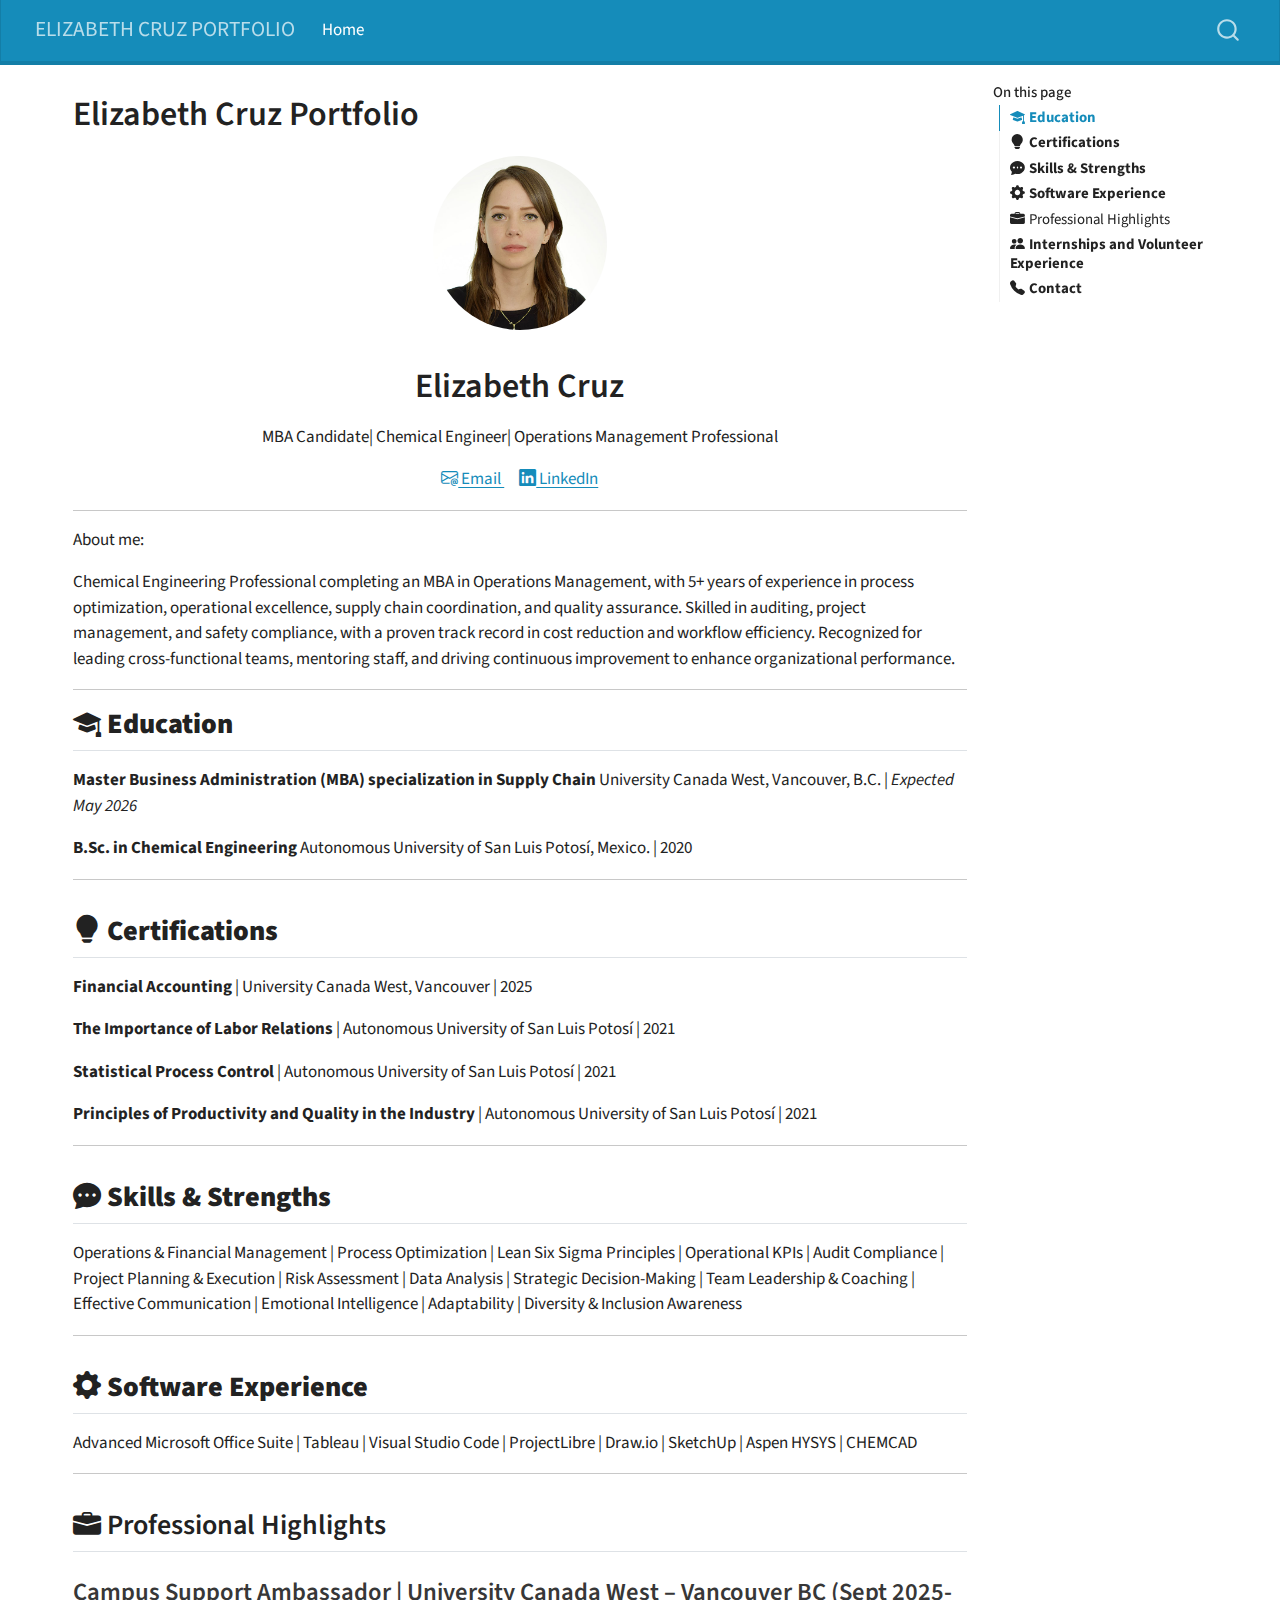
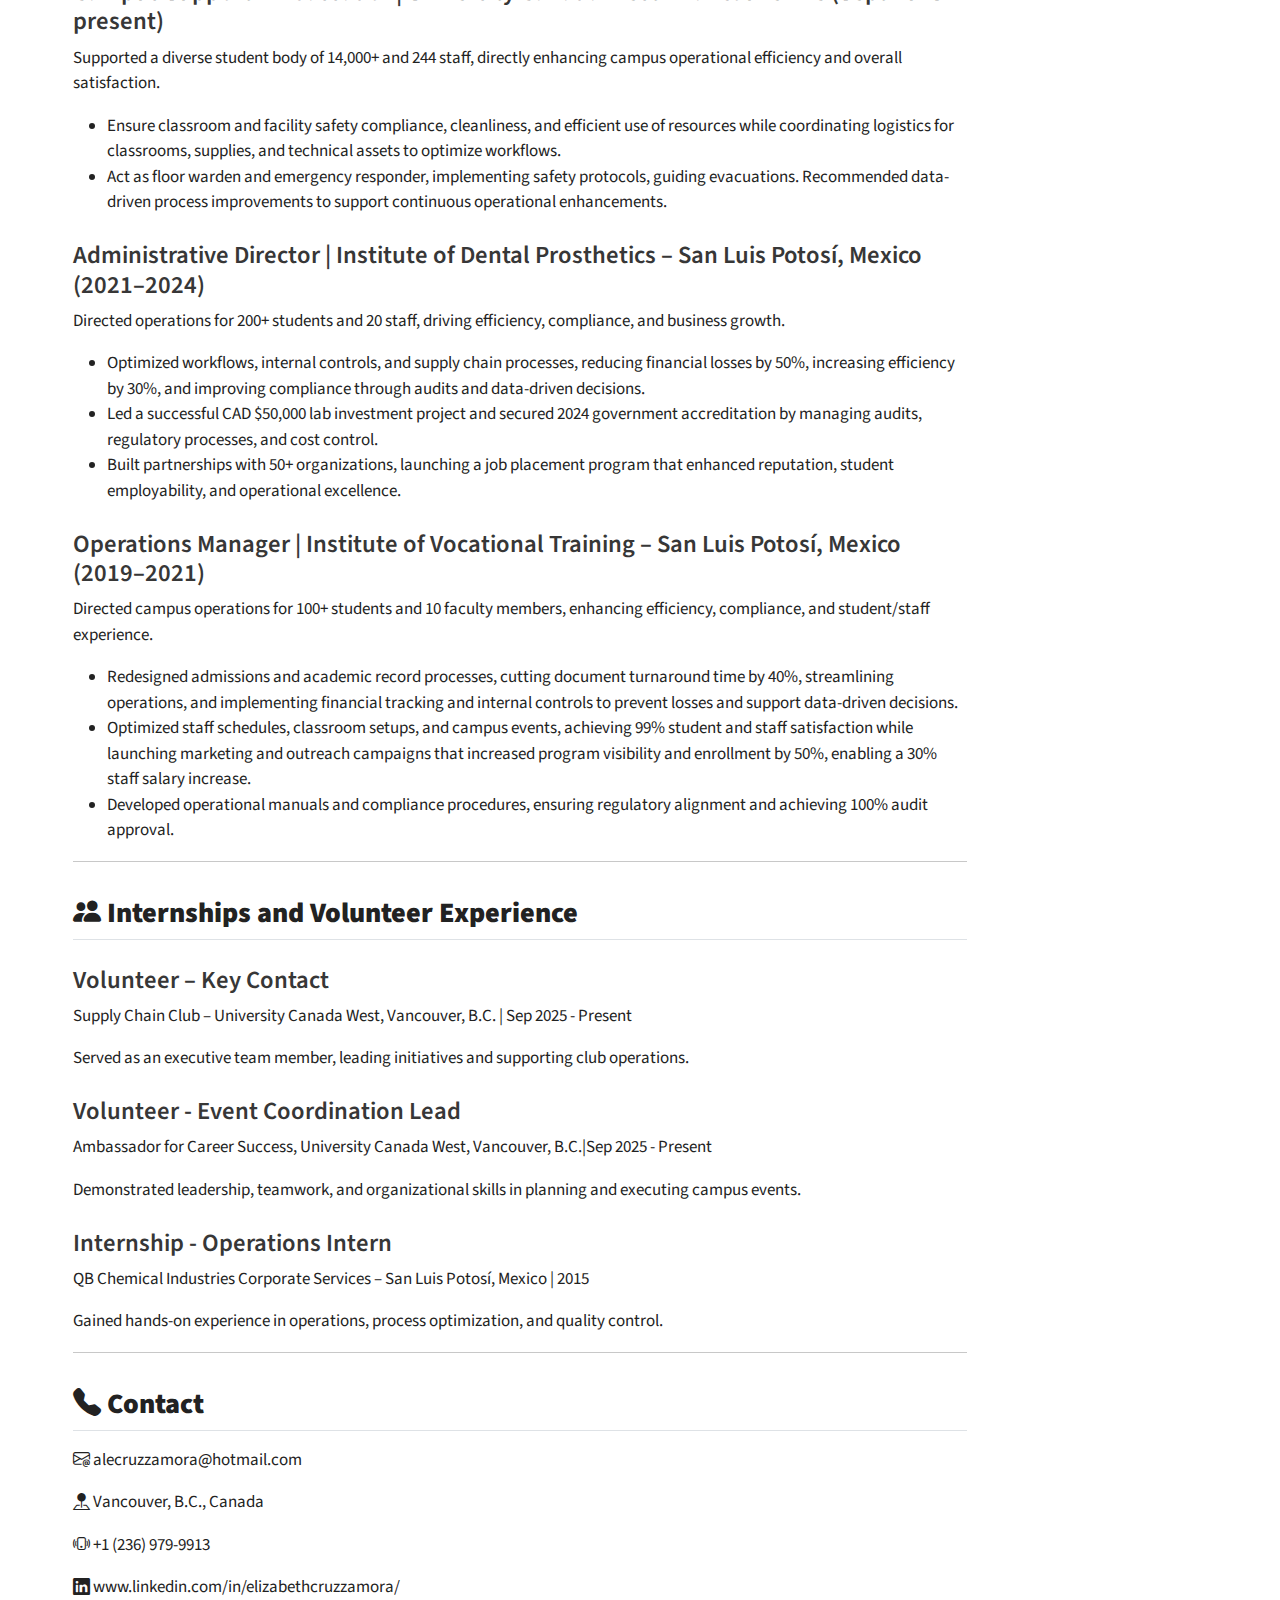
<file: docs/index.html>
<!DOCTYPE html>
<html xmlns="http://www.w3.org/1999/xhtml" lang="en" xml:lang="en"><head>

<meta charset="utf-8">
<meta name="generator" content="quarto-1.8.25">

<meta name="viewport" content="width=device-width, initial-scale=1.0, user-scalable=yes">


<title>Elizabeth Cruz Portfolio – ELIZABETH CRUZ PORTFOLIO</title>
<style>
code{white-space: pre-wrap;}
span.smallcaps{font-variant: small-caps;}
div.columns{display: flex; gap: min(4vw, 1.5em);}
div.column{flex: auto; overflow-x: auto;}
div.hanging-indent{margin-left: 1.5em; text-indent: -1.5em;}
ul.task-list{list-style: none;}
ul.task-list li input[type="checkbox"] {
  width: 0.8em;
  margin: 0 0.8em 0.2em -1em; /* quarto-specific, see https://github.com/quarto-dev/quarto-cli/issues/4556 */ 
  vertical-align: middle;
}
</style>


<script src="site_libs/quarto-nav/quarto-nav.js"></script>
<script src="site_libs/quarto-nav/headroom.min.js"></script>
<script src="site_libs/clipboard/clipboard.min.js"></script>
<script src="site_libs/quarto-search/autocomplete.umd.js"></script>
<script src="site_libs/quarto-search/fuse.min.js"></script>
<script src="site_libs/quarto-search/quarto-search.js"></script>
<meta name="quarto:offset" content="./">
<script src="site_libs/quarto-html/quarto.js" type="module"></script>
<script src="site_libs/quarto-html/tabsets/tabsets.js" type="module"></script>
<script src="site_libs/quarto-html/axe/axe-check.js" type="module"></script>
<script src="site_libs/quarto-html/popper.min.js"></script>
<script src="site_libs/quarto-html/tippy.umd.min.js"></script>
<script src="site_libs/quarto-html/anchor.min.js"></script>
<link href="site_libs/quarto-html/tippy.css" rel="stylesheet">
<link href="site_libs/quarto-html/quarto-syntax-highlighting-7b89279ff1a6dce999919e0e67d4d9ec.css" rel="stylesheet" id="quarto-text-highlighting-styles">
<script src="site_libs/bootstrap/bootstrap.min.js"></script>
<link href="site_libs/bootstrap/bootstrap-icons.css" rel="stylesheet">
<link href="site_libs/bootstrap/bootstrap-250a0ad726c327aed60c1b8aba93cc6c.min.css" rel="stylesheet" append-hash="true" id="quarto-bootstrap" data-mode="light">
<script id="quarto-search-options" type="application/json">{
  "location": "navbar",
  "copy-button": false,
  "collapse-after": 3,
  "panel-placement": "end",
  "type": "overlay",
  "limit": 50,
  "keyboard-shortcut": [
    "f",
    "/",
    "s"
  ],
  "show-item-context": false,
  "language": {
    "search-no-results-text": "No results",
    "search-matching-documents-text": "matching documents",
    "search-copy-link-title": "Copy link to search",
    "search-hide-matches-text": "Hide additional matches",
    "search-more-match-text": "more match in this document",
    "search-more-matches-text": "more matches in this document",
    "search-clear-button-title": "Clear",
    "search-text-placeholder": "",
    "search-detached-cancel-button-title": "Cancel",
    "search-submit-button-title": "Submit",
    "search-label": "Search"
  }
}</script>


<link rel="stylesheet" href="styles.css">
</head>

<body class="nav-fixed quarto-light">

<div id="quarto-search-results"></div>
  <header id="quarto-header" class="headroom fixed-top">
    <nav class="navbar navbar-expand-lg " data-bs-theme="dark">
      <div class="navbar-container container-fluid">
      <div class="navbar-brand-container mx-auto">
    <a href="./index.html" class="navbar-brand navbar-brand-logo">
    </a>
    <a class="navbar-brand" href="./index.html">
    <span class="navbar-title">ELIZABETH CRUZ PORTFOLIO</span>
    </a>
  </div>
            <div id="quarto-search" class="" title="Search"></div>
          <button class="navbar-toggler" type="button" data-bs-toggle="collapse" data-bs-target="#navbarCollapse" aria-controls="navbarCollapse" role="menu" aria-expanded="false" aria-label="Toggle navigation" onclick="if (window.quartoToggleHeadroom) { window.quartoToggleHeadroom(); }">
  <span class="navbar-toggler-icon"></span>
</button>
          <div class="collapse navbar-collapse" id="navbarCollapse">
            <ul class="navbar-nav navbar-nav-scroll me-auto">
  <li class="nav-item">
    <a class="nav-link active" href="./index.html" aria-current="page"> 
<span class="menu-text">Home</span></a>
  </li>  
</ul>
          </div> <!-- /navcollapse -->
            <div class="quarto-navbar-tools">
</div>
      </div> <!-- /container-fluid -->
    </nav>
</header>
<!-- content -->
<div id="quarto-content" class="quarto-container page-columns page-rows-contents page-layout-full page-navbar">
<!-- sidebar -->
<!-- margin-sidebar -->
    <div id="quarto-margin-sidebar" class="sidebar margin-sidebar">
        <nav id="TOC" role="doc-toc" class="toc-active">
    <h2 id="toc-title">On this page</h2>
   
  <ul>
  <li><a href="#education" id="toc-education" class="nav-link active" data-scroll-target="#education"><i class="bi bi-mortarboard-fill"></i> <strong>Education</strong></a></li>
  <li><a href="#certifications" id="toc-certifications" class="nav-link" data-scroll-target="#certifications"><i class="bi bi-lightbulb-fill"></i> <strong>Certifications</strong></a></li>
  <li><a href="#skills-strengths" id="toc-skills-strengths" class="nav-link" data-scroll-target="#skills-strengths"><i class="bi bi-chat-dots-fill"></i> <strong>Skills &amp; Strengths</strong></a></li>
  <li><a href="#software-experience" id="toc-software-experience" class="nav-link" data-scroll-target="#software-experience"><i class="bi bi-gear-fill"></i> <strong>Software Experience</strong></a></li>
  <li><a href="#professional-highlights" id="toc-professional-highlights" class="nav-link" data-scroll-target="#professional-highlights"><i class="bi bi-briefcase-fill"></i> Professional Highlights</a>
  <ul class="collapse">
  <li><a href="#campus-support-ambassador-university-canada-west-vancouver-bc-sept-2025-present" id="toc-campus-support-ambassador-university-canada-west-vancouver-bc-sept-2025-present" class="nav-link" data-scroll-target="#campus-support-ambassador-university-canada-west-vancouver-bc-sept-2025-present">Campus Support Ambassador | University Canada West – Vancouver BC (Sept 2025-present)</a></li>
  <li><a href="#administrative-director-institute-of-dental-prosthetics-san-luis-potosí-mexico-20212024" id="toc-administrative-director-institute-of-dental-prosthetics-san-luis-potosí-mexico-20212024" class="nav-link" data-scroll-target="#administrative-director-institute-of-dental-prosthetics-san-luis-potosí-mexico-20212024">Administrative Director | Institute of Dental Prosthetics – San Luis Potosí, Mexico (2021–2024)</a></li>
  <li><a href="#operations-manager-institute-of-vocational-training-san-luis-potosí-mexico-20192021" id="toc-operations-manager-institute-of-vocational-training-san-luis-potosí-mexico-20192021" class="nav-link" data-scroll-target="#operations-manager-institute-of-vocational-training-san-luis-potosí-mexico-20192021">Operations Manager | Institute of Vocational Training – San Luis Potosí, Mexico (2019–2021)</a></li>
  </ul></li>
  <li><a href="#internships-and-volunteer-experience" id="toc-internships-and-volunteer-experience" class="nav-link" data-scroll-target="#internships-and-volunteer-experience"><i class="bi bi-people-fill"></i> <strong>Internships and Volunteer Experience</strong></a>
  <ul class="collapse">
  <li><a href="#volunteer-key-contact" id="toc-volunteer-key-contact" class="nav-link" data-scroll-target="#volunteer-key-contact">Volunteer – Key Contact</a></li>
  <li><a href="#volunteer---event-coordination-lead" id="toc-volunteer---event-coordination-lead" class="nav-link" data-scroll-target="#volunteer---event-coordination-lead">Volunteer - Event Coordination Lead</a></li>
  <li><a href="#internship---operations-intern" id="toc-internship---operations-intern" class="nav-link" data-scroll-target="#internship---operations-intern">Internship - Operations Intern</a></li>
  </ul></li>
  <li><a href="#contact" id="toc-contact" class="nav-link" data-scroll-target="#contact"><i class="bi bi-telephone-fill"></i> <strong>Contact</strong></a></li>
  </ul>
</nav>
    </div>
<!-- main -->
<main class="content column-page-left" id="quarto-document-content">

<header id="title-block-header" class="quarto-title-block default">
<div class="quarto-title">
<h1 class="title">Elizabeth Cruz Portfolio</h1>
</div>



<div class="quarto-title-meta column-page-left">

    
  
    
  </div>
  


</header>


<p><link rel="stylesheet" href="https://cdn.jsdelivr.net/npm/bootstrap-icons@1.10.5/font/bootstrap-icons.css"></p>
<div style="text-align: center;">
<p><img src="images/foto.jpg" alt="Elizabeth Cruz" style="width: 180px; height: 180px; border-radius: 50%; object-fit: cover; border: 3px solid #fff;"></p>
</div>
<h1 class="hero-name" style="text-align: center;">
Elizabeth Cruz
</h1>
<p class="hero-role" style="text-align: center;">
MBA Candidate| Chemical Engineer| Operations Management Professional
</p>
<div style="text-align: center; margin-bottom: 10px;">
<p><a href="mailto:alecruzzamora@hotmail.com" style="margin-right: 15px;"> <i class="bi bi-envelope-at"></i> Email </a> <a href="https://linkedin.com/in/elizabethcruzzamora/" target="_blank"> <i class="bi bi-linkedin"></i> LinkedIn </a></p>
</div>
<hr>
<p>About me:</p>
<p>Chemical Engineering Professional completing an MBA in Operations Management, with 5+ years of experience in process optimization, operational excellence, supply chain coordination, and quality assurance. Skilled in auditing, project management, and safety compliance, with a proven track record in cost reduction and workflow efficiency. Recognized for leading cross-functional teams, mentoring staff, and driving continuous improvement to enhance organizational performance.</p>
<hr>
<section id="education" class="level2">
<h2 class="anchored" data-anchor-id="education"><i class="bi bi-mortarboard-fill"></i> <strong>Education</strong></h2>
<p><strong>Master Business Administration (MBA) specialization in Supply Chain</strong> University Canada West, Vancouver, B.C. | <em>Expected May 2026</em></p>
<p><strong>B.Sc. in Chemical Engineering</strong> Autonomous University of San Luis Potosí, Mexico. | 2020</p>
<hr>
</section>
<section id="certifications" class="level2">
<h2 class="anchored" data-anchor-id="certifications"><i class="bi bi-lightbulb-fill"></i> <strong>Certifications</strong></h2>
<p><strong>Financial Accounting</strong> | University Canada West, Vancouver | 2025</p>
<p><strong>The Importance of Labor Relations</strong> | Autonomous University of San Luis Potosí | 2021</p>
<p><strong>Statistical Process Control</strong> | Autonomous University of San Luis Potosí | 2021</p>
<p><strong>Principles of Productivity and Quality in the Industry</strong> | Autonomous University of San Luis Potosí | 2021</p>
<hr>
</section>
<section id="skills-strengths" class="level2">
<h2 class="anchored" data-anchor-id="skills-strengths"><i class="bi bi-chat-dots-fill"></i> <strong>Skills &amp; Strengths</strong></h2>
<p>Operations &amp; Financial Management | Process Optimization | Lean Six Sigma Principles | Operational KPIs | Audit Compliance | Project Planning &amp; Execution | Risk Assessment | Data Analysis | Strategic Decision-Making | Team Leadership &amp; Coaching | Effective Communication | Emotional Intelligence | Adaptability | Diversity &amp; Inclusion Awareness</p>
<hr>
</section>
<section id="software-experience" class="level2">
<h2 class="anchored" data-anchor-id="software-experience"><i class="bi bi-gear-fill"></i> <strong>Software Experience</strong></h2>
<p>Advanced Microsoft Office Suite | Tableau | Visual Studio Code | ProjectLibre | Draw.io | SketchUp | Aspen HYSYS | CHEMCAD</p>
<hr>
</section>
<section id="professional-highlights" class="level2">
<h2 class="anchored" data-anchor-id="professional-highlights"><i class="bi bi-briefcase-fill"></i> Professional Highlights</h2>
<section id="campus-support-ambassador-university-canada-west-vancouver-bc-sept-2025-present" class="level3">
<h3 class="anchored" data-anchor-id="campus-support-ambassador-university-canada-west-vancouver-bc-sept-2025-present">Campus Support Ambassador | University Canada West – Vancouver BC (Sept 2025-present)</h3>
<p>Supported a diverse student body of 14,000+ and 244 staff, directly enhancing campus operational efficiency and overall satisfaction.</p>
<ul>
<li>Ensure classroom and facility safety compliance, cleanliness, and efficient use of resources while coordinating logistics for classrooms, supplies, and technical assets to optimize workflows.</li>
<li>Act as floor warden and emergency responder, implementing safety protocols, guiding evacuations. Recommended data-driven process improvements to support continuous operational enhancements.</li>
</ul>
</section>
<section id="administrative-director-institute-of-dental-prosthetics-san-luis-potosí-mexico-20212024" class="level3">
<h3 class="anchored" data-anchor-id="administrative-director-institute-of-dental-prosthetics-san-luis-potosí-mexico-20212024">Administrative Director | Institute of Dental Prosthetics – San Luis Potosí, Mexico (2021–2024)</h3>
<p>Directed operations for 200+ students and 20 staff, driving efficiency, compliance, and business growth.</p>
<ul>
<li>Optimized workflows, internal controls, and supply chain processes, reducing financial losses by 50%, increasing efficiency by 30%, and improving compliance through audits and data-driven decisions.</li>
<li>Led a successful CAD $50,000 lab investment project and secured 2024 government accreditation by managing audits, regulatory processes, and cost control.</li>
<li>Built partnerships with 50+ organizations, launching a job placement program that enhanced reputation, student employability, and operational excellence.</li>
</ul>
</section>
<section id="operations-manager-institute-of-vocational-training-san-luis-potosí-mexico-20192021" class="level3">
<h3 class="anchored" data-anchor-id="operations-manager-institute-of-vocational-training-san-luis-potosí-mexico-20192021">Operations Manager | Institute of Vocational Training – San Luis Potosí, Mexico (2019–2021)</h3>
<p>Directed campus operations for 100+ students and 10 faculty members, enhancing efficiency, compliance, and student/staff experience.</p>
<ul>
<li>Redesigned admissions and academic record processes, cutting document turnaround time by 40%, streamlining operations, and implementing financial tracking and internal controls to prevent losses and support data-driven decisions.</li>
<li>Optimized staff schedules, classroom setups, and campus events, achieving 99% student and staff satisfaction while launching marketing and outreach campaigns that increased program visibility and enrollment by 50%, enabling a 30% staff salary increase.</li>
<li>Developed operational manuals and compliance procedures, ensuring regulatory alignment and achieving 100% audit approval.</li>
</ul>
<hr>
</section>
</section>
<section id="internships-and-volunteer-experience" class="level2">
<h2 class="anchored" data-anchor-id="internships-and-volunteer-experience"><i class="bi bi-people-fill"></i> <strong>Internships and Volunteer Experience</strong></h2>
<section id="volunteer-key-contact" class="level3">
<h3 class="anchored" data-anchor-id="volunteer-key-contact">Volunteer – Key Contact</h3>
<p>Supply Chain Club – University Canada West, Vancouver, B.C. | Sep 2025 - Present</p>
<p>Served as an executive team member, leading initiatives and supporting club operations.</p>
</section>
<section id="volunteer---event-coordination-lead" class="level3">
<h3 class="anchored" data-anchor-id="volunteer---event-coordination-lead">Volunteer - Event Coordination Lead</h3>
<p>Ambassador for Career Success, University Canada West, Vancouver, B.C.|Sep 2025 - Present</p>
<p>Demonstrated leadership, teamwork, and organizational skills in planning and executing campus events.</p>
</section>
<section id="internship---operations-intern" class="level3">
<h3 class="anchored" data-anchor-id="internship---operations-intern">Internship - Operations Intern</h3>
<p>QB Chemical Industries Corporate Services – San Luis Potosí, Mexico | 2015</p>
<p>Gained hands-on experience in operations, process optimization, and quality control.</p>
<hr>
</section>
</section>
<section id="contact" class="level2">
<h2 class="anchored" data-anchor-id="contact"><i class="bi bi-telephone-fill"></i> <strong>Contact</strong></h2>
<p><i class="bi bi-envelope-at"></i> alecruzzamora@hotmail.com</p>
<p><i class="bi bi-pin-map-fill"></i> Vancouver, B.C., Canada</p>
<p><i class="bi bi-phone-vibrate"></i> +1 (236) 979-9913</p>
<p><i class="bi bi-linkedin"></i> www.linkedin.com/in/elizabethcruzzamora/</p>


</section>

</main> <!-- /main -->
<script id="quarto-html-after-body" type="application/javascript">
  window.document.addEventListener("DOMContentLoaded", function (event) {
    const icon = "";
    const anchorJS = new window.AnchorJS();
    anchorJS.options = {
      placement: 'right',
      icon: icon
    };
    anchorJS.add('.anchored');
    const isCodeAnnotation = (el) => {
      for (const clz of el.classList) {
        if (clz.startsWith('code-annotation-')) {                     
          return true;
        }
      }
      return false;
    }
    const onCopySuccess = function(e) {
      // button target
      const button = e.trigger;
      // don't keep focus
      button.blur();
      // flash "checked"
      button.classList.add('code-copy-button-checked');
      var currentTitle = button.getAttribute("title");
      button.setAttribute("title", "Copied!");
      let tooltip;
      if (window.bootstrap) {
        button.setAttribute("data-bs-toggle", "tooltip");
        button.setAttribute("data-bs-placement", "left");
        button.setAttribute("data-bs-title", "Copied!");
        tooltip = new bootstrap.Tooltip(button, 
          { trigger: "manual", 
            customClass: "code-copy-button-tooltip",
            offset: [0, -8]});
        tooltip.show();    
      }
      setTimeout(function() {
        if (tooltip) {
          tooltip.hide();
          button.removeAttribute("data-bs-title");
          button.removeAttribute("data-bs-toggle");
          button.removeAttribute("data-bs-placement");
        }
        button.setAttribute("title", currentTitle);
        button.classList.remove('code-copy-button-checked');
      }, 1000);
      // clear code selection
      e.clearSelection();
    }
    const getTextToCopy = function(trigger) {
      const outerScaffold = trigger.parentElement.cloneNode(true);
      const codeEl = outerScaffold.querySelector('code');
      for (const childEl of codeEl.children) {
        if (isCodeAnnotation(childEl)) {
          childEl.remove();
        }
      }
      return codeEl.innerText;
    }
    const clipboard = new window.ClipboardJS('.code-copy-button:not([data-in-quarto-modal])', {
      text: getTextToCopy
    });
    clipboard.on('success', onCopySuccess);
    if (window.document.getElementById('quarto-embedded-source-code-modal')) {
      const clipboardModal = new window.ClipboardJS('.code-copy-button[data-in-quarto-modal]', {
        text: getTextToCopy,
        container: window.document.getElementById('quarto-embedded-source-code-modal')
      });
      clipboardModal.on('success', onCopySuccess);
    }
      var localhostRegex = new RegExp(/^(?:http|https):\/\/localhost\:?[0-9]*\//);
      var mailtoRegex = new RegExp(/^mailto:/);
        var filterRegex = new RegExp('/' + window.location.host + '/');
      var isInternal = (href) => {
          return filterRegex.test(href) || localhostRegex.test(href) || mailtoRegex.test(href);
      }
      // Inspect non-navigation links and adorn them if external
     var links = window.document.querySelectorAll('a[href]:not(.nav-link):not(.navbar-brand):not(.toc-action):not(.sidebar-link):not(.sidebar-item-toggle):not(.pagination-link):not(.no-external):not([aria-hidden]):not(.dropdown-item):not(.quarto-navigation-tool):not(.about-link)');
      for (var i=0; i<links.length; i++) {
        const link = links[i];
        if (!isInternal(link.href)) {
          // undo the damage that might have been done by quarto-nav.js in the case of
          // links that we want to consider external
          if (link.dataset.originalHref !== undefined) {
            link.href = link.dataset.originalHref;
          }
        }
      }
    function tippyHover(el, contentFn, onTriggerFn, onUntriggerFn) {
      const config = {
        allowHTML: true,
        maxWidth: 500,
        delay: 100,
        arrow: false,
        appendTo: function(el) {
            return el.parentElement;
        },
        interactive: true,
        interactiveBorder: 10,
        theme: 'quarto',
        placement: 'bottom-start',
      };
      if (contentFn) {
        config.content = contentFn;
      }
      if (onTriggerFn) {
        config.onTrigger = onTriggerFn;
      }
      if (onUntriggerFn) {
        config.onUntrigger = onUntriggerFn;
      }
      window.tippy(el, config); 
    }
    const noterefs = window.document.querySelectorAll('a[role="doc-noteref"]');
    for (var i=0; i<noterefs.length; i++) {
      const ref = noterefs[i];
      tippyHover(ref, function() {
        // use id or data attribute instead here
        let href = ref.getAttribute('data-footnote-href') || ref.getAttribute('href');
        try { href = new URL(href).hash; } catch {}
        const id = href.replace(/^#\/?/, "");
        const note = window.document.getElementById(id);
        if (note) {
          return note.innerHTML;
        } else {
          return "";
        }
      });
    }
    const xrefs = window.document.querySelectorAll('a.quarto-xref');
    const processXRef = (id, note) => {
      // Strip column container classes
      const stripColumnClz = (el) => {
        el.classList.remove("page-full", "page-columns");
        if (el.children) {
          for (const child of el.children) {
            stripColumnClz(child);
          }
        }
      }
      stripColumnClz(note)
      if (id === null || id.startsWith('sec-')) {
        // Special case sections, only their first couple elements
        const container = document.createElement("div");
        if (note.children && note.children.length > 2) {
          container.appendChild(note.children[0].cloneNode(true));
          for (let i = 1; i < note.children.length; i++) {
            const child = note.children[i];
            if (child.tagName === "P" && child.innerText === "") {
              continue;
            } else {
              container.appendChild(child.cloneNode(true));
              break;
            }
          }
          if (window.Quarto?.typesetMath) {
            window.Quarto.typesetMath(container);
          }
          return container.innerHTML
        } else {
          if (window.Quarto?.typesetMath) {
            window.Quarto.typesetMath(note);
          }
          return note.innerHTML;
        }
      } else {
        // Remove any anchor links if they are present
        const anchorLink = note.querySelector('a.anchorjs-link');
        if (anchorLink) {
          anchorLink.remove();
        }
        if (window.Quarto?.typesetMath) {
          window.Quarto.typesetMath(note);
        }
        if (note.classList.contains("callout")) {
          return note.outerHTML;
        } else {
          return note.innerHTML;
        }
      }
    }
    for (var i=0; i<xrefs.length; i++) {
      const xref = xrefs[i];
      tippyHover(xref, undefined, function(instance) {
        instance.disable();
        let url = xref.getAttribute('href');
        let hash = undefined; 
        if (url.startsWith('#')) {
          hash = url;
        } else {
          try { hash = new URL(url).hash; } catch {}
        }
        if (hash) {
          const id = hash.replace(/^#\/?/, "");
          const note = window.document.getElementById(id);
          if (note !== null) {
            try {
              const html = processXRef(id, note.cloneNode(true));
              instance.setContent(html);
            } finally {
              instance.enable();
              instance.show();
            }
          } else {
            // See if we can fetch this
            fetch(url.split('#')[0])
            .then(res => res.text())
            .then(html => {
              const parser = new DOMParser();
              const htmlDoc = parser.parseFromString(html, "text/html");
              const note = htmlDoc.getElementById(id);
              if (note !== null) {
                const html = processXRef(id, note);
                instance.setContent(html);
              } 
            }).finally(() => {
              instance.enable();
              instance.show();
            });
          }
        } else {
          // See if we can fetch a full url (with no hash to target)
          // This is a special case and we should probably do some content thinning / targeting
          fetch(url)
          .then(res => res.text())
          .then(html => {
            const parser = new DOMParser();
            const htmlDoc = parser.parseFromString(html, "text/html");
            const note = htmlDoc.querySelector('main.content');
            if (note !== null) {
              // This should only happen for chapter cross references
              // (since there is no id in the URL)
              // remove the first header
              if (note.children.length > 0 && note.children[0].tagName === "HEADER") {
                note.children[0].remove();
              }
              const html = processXRef(null, note);
              instance.setContent(html);
            } 
          }).finally(() => {
            instance.enable();
            instance.show();
          });
        }
      }, function(instance) {
      });
    }
        let selectedAnnoteEl;
        const selectorForAnnotation = ( cell, annotation) => {
          let cellAttr = 'data-code-cell="' + cell + '"';
          let lineAttr = 'data-code-annotation="' +  annotation + '"';
          const selector = 'span[' + cellAttr + '][' + lineAttr + ']';
          return selector;
        }
        const selectCodeLines = (annoteEl) => {
          const doc = window.document;
          const targetCell = annoteEl.getAttribute("data-target-cell");
          const targetAnnotation = annoteEl.getAttribute("data-target-annotation");
          const annoteSpan = window.document.querySelector(selectorForAnnotation(targetCell, targetAnnotation));
          const lines = annoteSpan.getAttribute("data-code-lines").split(",");
          const lineIds = lines.map((line) => {
            return targetCell + "-" + line;
          })
          let top = null;
          let height = null;
          let parent = null;
          if (lineIds.length > 0) {
              //compute the position of the single el (top and bottom and make a div)
              const el = window.document.getElementById(lineIds[0]);
              top = el.offsetTop;
              height = el.offsetHeight;
              parent = el.parentElement.parentElement;
            if (lineIds.length > 1) {
              const lastEl = window.document.getElementById(lineIds[lineIds.length - 1]);
              const bottom = lastEl.offsetTop + lastEl.offsetHeight;
              height = bottom - top;
            }
            if (top !== null && height !== null && parent !== null) {
              // cook up a div (if necessary) and position it 
              let div = window.document.getElementById("code-annotation-line-highlight");
              if (div === null) {
                div = window.document.createElement("div");
                div.setAttribute("id", "code-annotation-line-highlight");
                div.style.position = 'absolute';
                parent.appendChild(div);
              }
              div.style.top = top - 2 + "px";
              div.style.height = height + 4 + "px";
              div.style.left = 0;
              let gutterDiv = window.document.getElementById("code-annotation-line-highlight-gutter");
              if (gutterDiv === null) {
                gutterDiv = window.document.createElement("div");
                gutterDiv.setAttribute("id", "code-annotation-line-highlight-gutter");
                gutterDiv.style.position = 'absolute';
                const codeCell = window.document.getElementById(targetCell);
                const gutter = codeCell.querySelector('.code-annotation-gutter');
                gutter.appendChild(gutterDiv);
              }
              gutterDiv.style.top = top - 2 + "px";
              gutterDiv.style.height = height + 4 + "px";
            }
            selectedAnnoteEl = annoteEl;
          }
        };
        const unselectCodeLines = () => {
          const elementsIds = ["code-annotation-line-highlight", "code-annotation-line-highlight-gutter"];
          elementsIds.forEach((elId) => {
            const div = window.document.getElementById(elId);
            if (div) {
              div.remove();
            }
          });
          selectedAnnoteEl = undefined;
        };
          // Handle positioning of the toggle
      window.addEventListener(
        "resize",
        throttle(() => {
          elRect = undefined;
          if (selectedAnnoteEl) {
            selectCodeLines(selectedAnnoteEl);
          }
        }, 10)
      );
      function throttle(fn, ms) {
      let throttle = false;
      let timer;
        return (...args) => {
          if(!throttle) { // first call gets through
              fn.apply(this, args);
              throttle = true;
          } else { // all the others get throttled
              if(timer) clearTimeout(timer); // cancel #2
              timer = setTimeout(() => {
                fn.apply(this, args);
                timer = throttle = false;
              }, ms);
          }
        };
      }
        // Attach click handler to the DT
        const annoteDls = window.document.querySelectorAll('dt[data-target-cell]');
        for (const annoteDlNode of annoteDls) {
          annoteDlNode.addEventListener('click', (event) => {
            const clickedEl = event.target;
            if (clickedEl !== selectedAnnoteEl) {
              unselectCodeLines();
              const activeEl = window.document.querySelector('dt[data-target-cell].code-annotation-active');
              if (activeEl) {
                activeEl.classList.remove('code-annotation-active');
              }
              selectCodeLines(clickedEl);
              clickedEl.classList.add('code-annotation-active');
            } else {
              // Unselect the line
              unselectCodeLines();
              clickedEl.classList.remove('code-annotation-active');
            }
          });
        }
    const findCites = (el) => {
      const parentEl = el.parentElement;
      if (parentEl) {
        const cites = parentEl.dataset.cites;
        if (cites) {
          return {
            el,
            cites: cites.split(' ')
          };
        } else {
          return findCites(el.parentElement)
        }
      } else {
        return undefined;
      }
    };
    var bibliorefs = window.document.querySelectorAll('a[role="doc-biblioref"]');
    for (var i=0; i<bibliorefs.length; i++) {
      const ref = bibliorefs[i];
      const citeInfo = findCites(ref);
      if (citeInfo) {
        tippyHover(citeInfo.el, function() {
          var popup = window.document.createElement('div');
          citeInfo.cites.forEach(function(cite) {
            var citeDiv = window.document.createElement('div');
            citeDiv.classList.add('hanging-indent');
            citeDiv.classList.add('csl-entry');
            var biblioDiv = window.document.getElementById('ref-' + cite);
            if (biblioDiv) {
              citeDiv.innerHTML = biblioDiv.innerHTML;
            }
            popup.appendChild(citeDiv);
          });
          return popup.innerHTML;
        });
      }
    }
  });
  </script>
</div> <!-- /content -->




</body></html>
</file>
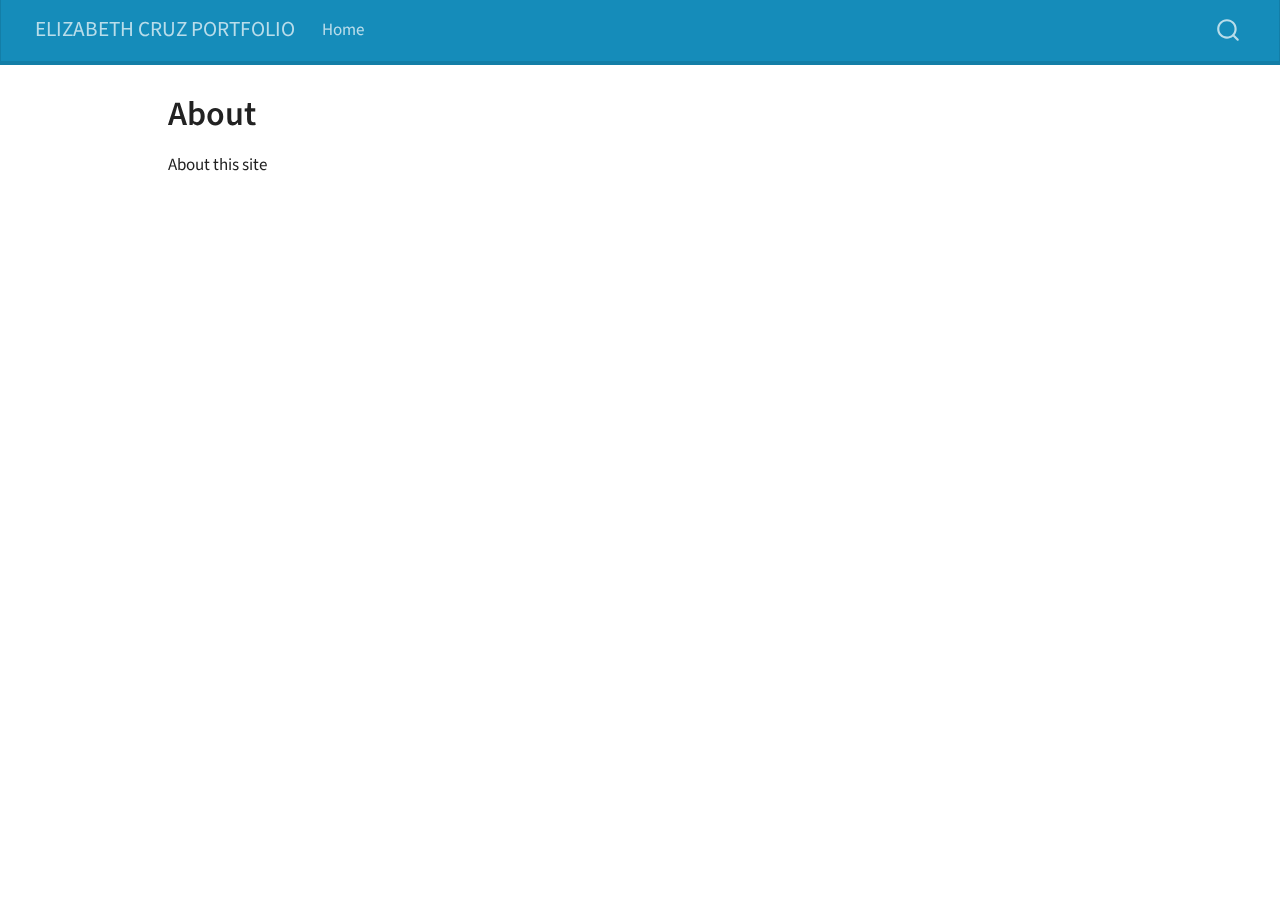
<file: docs/about.html>
<!DOCTYPE html>
<html xmlns="http://www.w3.org/1999/xhtml" lang="en" xml:lang="en"><head>

<meta charset="utf-8">
<meta name="generator" content="quarto-1.8.25">

<meta name="viewport" content="width=device-width, initial-scale=1.0, user-scalable=yes">


<title>About – ELIZABETH CRUZ PORTFOLIO</title>
<style>
code{white-space: pre-wrap;}
span.smallcaps{font-variant: small-caps;}
div.columns{display: flex; gap: min(4vw, 1.5em);}
div.column{flex: auto; overflow-x: auto;}
div.hanging-indent{margin-left: 1.5em; text-indent: -1.5em;}
ul.task-list{list-style: none;}
ul.task-list li input[type="checkbox"] {
  width: 0.8em;
  margin: 0 0.8em 0.2em -1em; /* quarto-specific, see https://github.com/quarto-dev/quarto-cli/issues/4556 */ 
  vertical-align: middle;
}
</style>


<script src="site_libs/quarto-nav/quarto-nav.js"></script>
<script src="site_libs/quarto-nav/headroom.min.js"></script>
<script src="site_libs/clipboard/clipboard.min.js"></script>
<script src="site_libs/quarto-search/autocomplete.umd.js"></script>
<script src="site_libs/quarto-search/fuse.min.js"></script>
<script src="site_libs/quarto-search/quarto-search.js"></script>
<meta name="quarto:offset" content="./">
<script src="site_libs/quarto-html/quarto.js" type="module"></script>
<script src="site_libs/quarto-html/tabsets/tabsets.js" type="module"></script>
<script src="site_libs/quarto-html/axe/axe-check.js" type="module"></script>
<script src="site_libs/quarto-html/popper.min.js"></script>
<script src="site_libs/quarto-html/tippy.umd.min.js"></script>
<script src="site_libs/quarto-html/anchor.min.js"></script>
<link href="site_libs/quarto-html/tippy.css" rel="stylesheet">
<link href="site_libs/quarto-html/quarto-syntax-highlighting-7b89279ff1a6dce999919e0e67d4d9ec.css" rel="stylesheet" id="quarto-text-highlighting-styles">
<script src="site_libs/bootstrap/bootstrap.min.js"></script>
<link href="site_libs/bootstrap/bootstrap-icons.css" rel="stylesheet">
<link href="site_libs/bootstrap/bootstrap-250a0ad726c327aed60c1b8aba93cc6c.min.css" rel="stylesheet" append-hash="true" id="quarto-bootstrap" data-mode="light">
<script id="quarto-search-options" type="application/json">{
  "location": "navbar",
  "copy-button": false,
  "collapse-after": 3,
  "panel-placement": "end",
  "type": "overlay",
  "limit": 50,
  "keyboard-shortcut": [
    "f",
    "/",
    "s"
  ],
  "show-item-context": false,
  "language": {
    "search-no-results-text": "No results",
    "search-matching-documents-text": "matching documents",
    "search-copy-link-title": "Copy link to search",
    "search-hide-matches-text": "Hide additional matches",
    "search-more-match-text": "more match in this document",
    "search-more-matches-text": "more matches in this document",
    "search-clear-button-title": "Clear",
    "search-text-placeholder": "",
    "search-detached-cancel-button-title": "Cancel",
    "search-submit-button-title": "Submit",
    "search-label": "Search"
  }
}</script>


<link rel="stylesheet" href="styles.css">
</head>

<body class="nav-fixed quarto-light">

<div id="quarto-search-results"></div>
  <header id="quarto-header" class="headroom fixed-top">
    <nav class="navbar navbar-expand-lg " data-bs-theme="dark">
      <div class="navbar-container container-fluid">
      <div class="navbar-brand-container mx-auto">
    <a href="./index.html" class="navbar-brand navbar-brand-logo">
    </a>
    <a class="navbar-brand" href="./index.html">
    <span class="navbar-title">ELIZABETH CRUZ PORTFOLIO</span>
    </a>
  </div>
            <div id="quarto-search" class="" title="Search"></div>
          <button class="navbar-toggler" type="button" data-bs-toggle="collapse" data-bs-target="#navbarCollapse" aria-controls="navbarCollapse" role="menu" aria-expanded="false" aria-label="Toggle navigation" onclick="if (window.quartoToggleHeadroom) { window.quartoToggleHeadroom(); }">
  <span class="navbar-toggler-icon"></span>
</button>
          <div class="collapse navbar-collapse" id="navbarCollapse">
            <ul class="navbar-nav navbar-nav-scroll me-auto">
  <li class="nav-item">
    <a class="nav-link" href="./index.html"> 
<span class="menu-text">Home</span></a>
  </li>  
</ul>
          </div> <!-- /navcollapse -->
            <div class="quarto-navbar-tools">
</div>
      </div> <!-- /container-fluid -->
    </nav>
</header>
<!-- content -->
<div id="quarto-content" class="quarto-container page-columns page-rows-contents page-layout-article page-navbar">
<!-- sidebar -->
<!-- margin-sidebar -->
    <div id="quarto-margin-sidebar" class="sidebar margin-sidebar zindex-bottom">
        
    </div>
<!-- main -->
<main class="content" id="quarto-document-content">

<header id="title-block-header" class="quarto-title-block default">
<div class="quarto-title">
<h1 class="title">About</h1>
</div>



<div class="quarto-title-meta">

    
  
    
  </div>
  


</header>


<p>About this site</p>



</main> <!-- /main -->
<script id="quarto-html-after-body" type="application/javascript">
  window.document.addEventListener("DOMContentLoaded", function (event) {
    const icon = "";
    const anchorJS = new window.AnchorJS();
    anchorJS.options = {
      placement: 'right',
      icon: icon
    };
    anchorJS.add('.anchored');
    const isCodeAnnotation = (el) => {
      for (const clz of el.classList) {
        if (clz.startsWith('code-annotation-')) {                     
          return true;
        }
      }
      return false;
    }
    const onCopySuccess = function(e) {
      // button target
      const button = e.trigger;
      // don't keep focus
      button.blur();
      // flash "checked"
      button.classList.add('code-copy-button-checked');
      var currentTitle = button.getAttribute("title");
      button.setAttribute("title", "Copied!");
      let tooltip;
      if (window.bootstrap) {
        button.setAttribute("data-bs-toggle", "tooltip");
        button.setAttribute("data-bs-placement", "left");
        button.setAttribute("data-bs-title", "Copied!");
        tooltip = new bootstrap.Tooltip(button, 
          { trigger: "manual", 
            customClass: "code-copy-button-tooltip",
            offset: [0, -8]});
        tooltip.show();    
      }
      setTimeout(function() {
        if (tooltip) {
          tooltip.hide();
          button.removeAttribute("data-bs-title");
          button.removeAttribute("data-bs-toggle");
          button.removeAttribute("data-bs-placement");
        }
        button.setAttribute("title", currentTitle);
        button.classList.remove('code-copy-button-checked');
      }, 1000);
      // clear code selection
      e.clearSelection();
    }
    const getTextToCopy = function(trigger) {
      const outerScaffold = trigger.parentElement.cloneNode(true);
      const codeEl = outerScaffold.querySelector('code');
      for (const childEl of codeEl.children) {
        if (isCodeAnnotation(childEl)) {
          childEl.remove();
        }
      }
      return codeEl.innerText;
    }
    const clipboard = new window.ClipboardJS('.code-copy-button:not([data-in-quarto-modal])', {
      text: getTextToCopy
    });
    clipboard.on('success', onCopySuccess);
    if (window.document.getElementById('quarto-embedded-source-code-modal')) {
      const clipboardModal = new window.ClipboardJS('.code-copy-button[data-in-quarto-modal]', {
        text: getTextToCopy,
        container: window.document.getElementById('quarto-embedded-source-code-modal')
      });
      clipboardModal.on('success', onCopySuccess);
    }
      var localhostRegex = new RegExp(/^(?:http|https):\/\/localhost\:?[0-9]*\//);
      var mailtoRegex = new RegExp(/^mailto:/);
        var filterRegex = new RegExp('/' + window.location.host + '/');
      var isInternal = (href) => {
          return filterRegex.test(href) || localhostRegex.test(href) || mailtoRegex.test(href);
      }
      // Inspect non-navigation links and adorn them if external
     var links = window.document.querySelectorAll('a[href]:not(.nav-link):not(.navbar-brand):not(.toc-action):not(.sidebar-link):not(.sidebar-item-toggle):not(.pagination-link):not(.no-external):not([aria-hidden]):not(.dropdown-item):not(.quarto-navigation-tool):not(.about-link)');
      for (var i=0; i<links.length; i++) {
        const link = links[i];
        if (!isInternal(link.href)) {
          // undo the damage that might have been done by quarto-nav.js in the case of
          // links that we want to consider external
          if (link.dataset.originalHref !== undefined) {
            link.href = link.dataset.originalHref;
          }
        }
      }
    function tippyHover(el, contentFn, onTriggerFn, onUntriggerFn) {
      const config = {
        allowHTML: true,
        maxWidth: 500,
        delay: 100,
        arrow: false,
        appendTo: function(el) {
            return el.parentElement;
        },
        interactive: true,
        interactiveBorder: 10,
        theme: 'quarto',
        placement: 'bottom-start',
      };
      if (contentFn) {
        config.content = contentFn;
      }
      if (onTriggerFn) {
        config.onTrigger = onTriggerFn;
      }
      if (onUntriggerFn) {
        config.onUntrigger = onUntriggerFn;
      }
      window.tippy(el, config); 
    }
    const noterefs = window.document.querySelectorAll('a[role="doc-noteref"]');
    for (var i=0; i<noterefs.length; i++) {
      const ref = noterefs[i];
      tippyHover(ref, function() {
        // use id or data attribute instead here
        let href = ref.getAttribute('data-footnote-href') || ref.getAttribute('href');
        try { href = new URL(href).hash; } catch {}
        const id = href.replace(/^#\/?/, "");
        const note = window.document.getElementById(id);
        if (note) {
          return note.innerHTML;
        } else {
          return "";
        }
      });
    }
    const xrefs = window.document.querySelectorAll('a.quarto-xref');
    const processXRef = (id, note) => {
      // Strip column container classes
      const stripColumnClz = (el) => {
        el.classList.remove("page-full", "page-columns");
        if (el.children) {
          for (const child of el.children) {
            stripColumnClz(child);
          }
        }
      }
      stripColumnClz(note)
      if (id === null || id.startsWith('sec-')) {
        // Special case sections, only their first couple elements
        const container = document.createElement("div");
        if (note.children && note.children.length > 2) {
          container.appendChild(note.children[0].cloneNode(true));
          for (let i = 1; i < note.children.length; i++) {
            const child = note.children[i];
            if (child.tagName === "P" && child.innerText === "") {
              continue;
            } else {
              container.appendChild(child.cloneNode(true));
              break;
            }
          }
          if (window.Quarto?.typesetMath) {
            window.Quarto.typesetMath(container);
          }
          return container.innerHTML
        } else {
          if (window.Quarto?.typesetMath) {
            window.Quarto.typesetMath(note);
          }
          return note.innerHTML;
        }
      } else {
        // Remove any anchor links if they are present
        const anchorLink = note.querySelector('a.anchorjs-link');
        if (anchorLink) {
          anchorLink.remove();
        }
        if (window.Quarto?.typesetMath) {
          window.Quarto.typesetMath(note);
        }
        if (note.classList.contains("callout")) {
          return note.outerHTML;
        } else {
          return note.innerHTML;
        }
      }
    }
    for (var i=0; i<xrefs.length; i++) {
      const xref = xrefs[i];
      tippyHover(xref, undefined, function(instance) {
        instance.disable();
        let url = xref.getAttribute('href');
        let hash = undefined; 
        if (url.startsWith('#')) {
          hash = url;
        } else {
          try { hash = new URL(url).hash; } catch {}
        }
        if (hash) {
          const id = hash.replace(/^#\/?/, "");
          const note = window.document.getElementById(id);
          if (note !== null) {
            try {
              const html = processXRef(id, note.cloneNode(true));
              instance.setContent(html);
            } finally {
              instance.enable();
              instance.show();
            }
          } else {
            // See if we can fetch this
            fetch(url.split('#')[0])
            .then(res => res.text())
            .then(html => {
              const parser = new DOMParser();
              const htmlDoc = parser.parseFromString(html, "text/html");
              const note = htmlDoc.getElementById(id);
              if (note !== null) {
                const html = processXRef(id, note);
                instance.setContent(html);
              } 
            }).finally(() => {
              instance.enable();
              instance.show();
            });
          }
        } else {
          // See if we can fetch a full url (with no hash to target)
          // This is a special case and we should probably do some content thinning / targeting
          fetch(url)
          .then(res => res.text())
          .then(html => {
            const parser = new DOMParser();
            const htmlDoc = parser.parseFromString(html, "text/html");
            const note = htmlDoc.querySelector('main.content');
            if (note !== null) {
              // This should only happen for chapter cross references
              // (since there is no id in the URL)
              // remove the first header
              if (note.children.length > 0 && note.children[0].tagName === "HEADER") {
                note.children[0].remove();
              }
              const html = processXRef(null, note);
              instance.setContent(html);
            } 
          }).finally(() => {
            instance.enable();
            instance.show();
          });
        }
      }, function(instance) {
      });
    }
        let selectedAnnoteEl;
        const selectorForAnnotation = ( cell, annotation) => {
          let cellAttr = 'data-code-cell="' + cell + '"';
          let lineAttr = 'data-code-annotation="' +  annotation + '"';
          const selector = 'span[' + cellAttr + '][' + lineAttr + ']';
          return selector;
        }
        const selectCodeLines = (annoteEl) => {
          const doc = window.document;
          const targetCell = annoteEl.getAttribute("data-target-cell");
          const targetAnnotation = annoteEl.getAttribute("data-target-annotation");
          const annoteSpan = window.document.querySelector(selectorForAnnotation(targetCell, targetAnnotation));
          const lines = annoteSpan.getAttribute("data-code-lines").split(",");
          const lineIds = lines.map((line) => {
            return targetCell + "-" + line;
          })
          let top = null;
          let height = null;
          let parent = null;
          if (lineIds.length > 0) {
              //compute the position of the single el (top and bottom and make a div)
              const el = window.document.getElementById(lineIds[0]);
              top = el.offsetTop;
              height = el.offsetHeight;
              parent = el.parentElement.parentElement;
            if (lineIds.length > 1) {
              const lastEl = window.document.getElementById(lineIds[lineIds.length - 1]);
              const bottom = lastEl.offsetTop + lastEl.offsetHeight;
              height = bottom - top;
            }
            if (top !== null && height !== null && parent !== null) {
              // cook up a div (if necessary) and position it 
              let div = window.document.getElementById("code-annotation-line-highlight");
              if (div === null) {
                div = window.document.createElement("div");
                div.setAttribute("id", "code-annotation-line-highlight");
                div.style.position = 'absolute';
                parent.appendChild(div);
              }
              div.style.top = top - 2 + "px";
              div.style.height = height + 4 + "px";
              div.style.left = 0;
              let gutterDiv = window.document.getElementById("code-annotation-line-highlight-gutter");
              if (gutterDiv === null) {
                gutterDiv = window.document.createElement("div");
                gutterDiv.setAttribute("id", "code-annotation-line-highlight-gutter");
                gutterDiv.style.position = 'absolute';
                const codeCell = window.document.getElementById(targetCell);
                const gutter = codeCell.querySelector('.code-annotation-gutter');
                gutter.appendChild(gutterDiv);
              }
              gutterDiv.style.top = top - 2 + "px";
              gutterDiv.style.height = height + 4 + "px";
            }
            selectedAnnoteEl = annoteEl;
          }
        };
        const unselectCodeLines = () => {
          const elementsIds = ["code-annotation-line-highlight", "code-annotation-line-highlight-gutter"];
          elementsIds.forEach((elId) => {
            const div = window.document.getElementById(elId);
            if (div) {
              div.remove();
            }
          });
          selectedAnnoteEl = undefined;
        };
          // Handle positioning of the toggle
      window.addEventListener(
        "resize",
        throttle(() => {
          elRect = undefined;
          if (selectedAnnoteEl) {
            selectCodeLines(selectedAnnoteEl);
          }
        }, 10)
      );
      function throttle(fn, ms) {
      let throttle = false;
      let timer;
        return (...args) => {
          if(!throttle) { // first call gets through
              fn.apply(this, args);
              throttle = true;
          } else { // all the others get throttled
              if(timer) clearTimeout(timer); // cancel #2
              timer = setTimeout(() => {
                fn.apply(this, args);
                timer = throttle = false;
              }, ms);
          }
        };
      }
        // Attach click handler to the DT
        const annoteDls = window.document.querySelectorAll('dt[data-target-cell]');
        for (const annoteDlNode of annoteDls) {
          annoteDlNode.addEventListener('click', (event) => {
            const clickedEl = event.target;
            if (clickedEl !== selectedAnnoteEl) {
              unselectCodeLines();
              const activeEl = window.document.querySelector('dt[data-target-cell].code-annotation-active');
              if (activeEl) {
                activeEl.classList.remove('code-annotation-active');
              }
              selectCodeLines(clickedEl);
              clickedEl.classList.add('code-annotation-active');
            } else {
              // Unselect the line
              unselectCodeLines();
              clickedEl.classList.remove('code-annotation-active');
            }
          });
        }
    const findCites = (el) => {
      const parentEl = el.parentElement;
      if (parentEl) {
        const cites = parentEl.dataset.cites;
        if (cites) {
          return {
            el,
            cites: cites.split(' ')
          };
        } else {
          return findCites(el.parentElement)
        }
      } else {
        return undefined;
      }
    };
    var bibliorefs = window.document.querySelectorAll('a[role="doc-biblioref"]');
    for (var i=0; i<bibliorefs.length; i++) {
      const ref = bibliorefs[i];
      const citeInfo = findCites(ref);
      if (citeInfo) {
        tippyHover(citeInfo.el, function() {
          var popup = window.document.createElement('div');
          citeInfo.cites.forEach(function(cite) {
            var citeDiv = window.document.createElement('div');
            citeDiv.classList.add('hanging-indent');
            citeDiv.classList.add('csl-entry');
            var biblioDiv = window.document.getElementById('ref-' + cite);
            if (biblioDiv) {
              citeDiv.innerHTML = biblioDiv.innerHTML;
            }
            popup.appendChild(citeDiv);
          });
          return popup.innerHTML;
        });
      }
    }
  });
  </script>
</div> <!-- /content -->




</body></html>
</file>
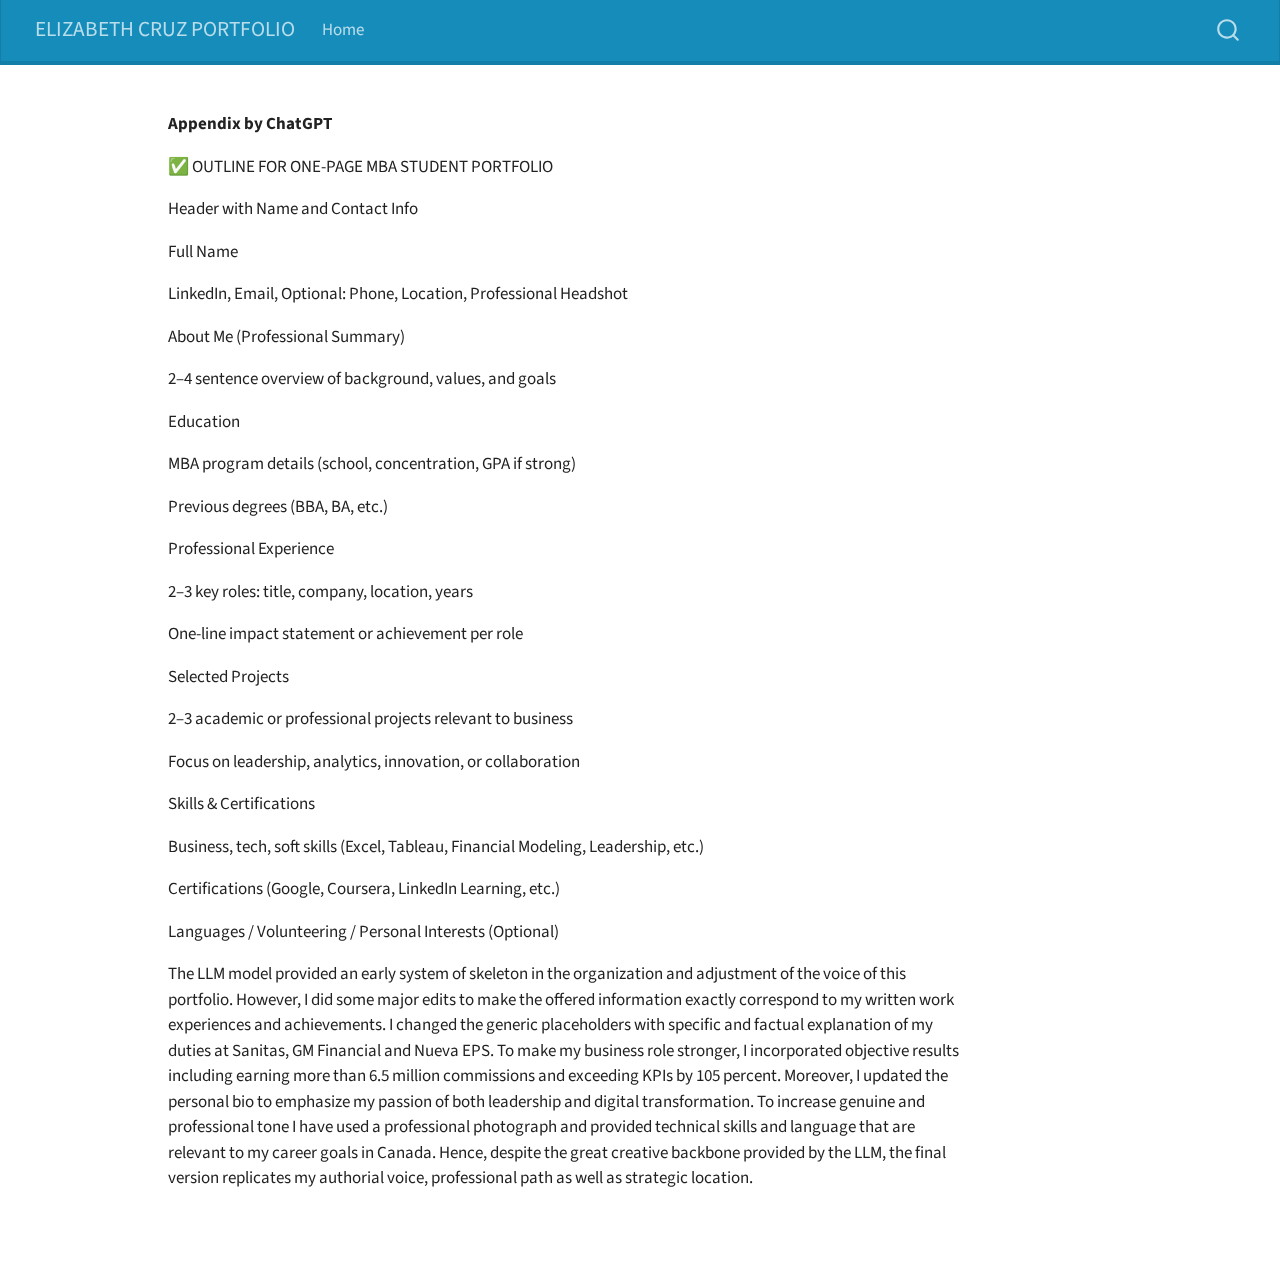
<file: docs/Appendix by ChatGPT.html>
<!DOCTYPE html>
<html xmlns="http://www.w3.org/1999/xhtml" lang="en" xml:lang="en"><head>

<meta charset="utf-8">
<meta name="generator" content="quarto-1.8.25">

<meta name="viewport" content="width=device-width, initial-scale=1.0, user-scalable=yes">


<title>appendix-by-chatgpt – ELIZABETH CRUZ PORTFOLIO</title>
<style>
code{white-space: pre-wrap;}
span.smallcaps{font-variant: small-caps;}
div.columns{display: flex; gap: min(4vw, 1.5em);}
div.column{flex: auto; overflow-x: auto;}
div.hanging-indent{margin-left: 1.5em; text-indent: -1.5em;}
ul.task-list{list-style: none;}
ul.task-list li input[type="checkbox"] {
  width: 0.8em;
  margin: 0 0.8em 0.2em -1em; /* quarto-specific, see https://github.com/quarto-dev/quarto-cli/issues/4556 */ 
  vertical-align: middle;
}
</style>


<script src="site_libs/quarto-nav/quarto-nav.js"></script>
<script src="site_libs/quarto-nav/headroom.min.js"></script>
<script src="site_libs/clipboard/clipboard.min.js"></script>
<script src="site_libs/quarto-search/autocomplete.umd.js"></script>
<script src="site_libs/quarto-search/fuse.min.js"></script>
<script src="site_libs/quarto-search/quarto-search.js"></script>
<meta name="quarto:offset" content="./">
<script src="site_libs/quarto-html/quarto.js" type="module"></script>
<script src="site_libs/quarto-html/tabsets/tabsets.js" type="module"></script>
<script src="site_libs/quarto-html/axe/axe-check.js" type="module"></script>
<script src="site_libs/quarto-html/popper.min.js"></script>
<script src="site_libs/quarto-html/tippy.umd.min.js"></script>
<script src="site_libs/quarto-html/anchor.min.js"></script>
<link href="site_libs/quarto-html/tippy.css" rel="stylesheet">
<link href="site_libs/quarto-html/quarto-syntax-highlighting-7b89279ff1a6dce999919e0e67d4d9ec.css" rel="stylesheet" id="quarto-text-highlighting-styles">
<script src="site_libs/bootstrap/bootstrap.min.js"></script>
<link href="site_libs/bootstrap/bootstrap-icons.css" rel="stylesheet">
<link href="site_libs/bootstrap/bootstrap-250a0ad726c327aed60c1b8aba93cc6c.min.css" rel="stylesheet" append-hash="true" id="quarto-bootstrap" data-mode="light">
<script id="quarto-search-options" type="application/json">{
  "location": "navbar",
  "copy-button": false,
  "collapse-after": 3,
  "panel-placement": "end",
  "type": "overlay",
  "limit": 50,
  "keyboard-shortcut": [
    "f",
    "/",
    "s"
  ],
  "show-item-context": false,
  "language": {
    "search-no-results-text": "No results",
    "search-matching-documents-text": "matching documents",
    "search-copy-link-title": "Copy link to search",
    "search-hide-matches-text": "Hide additional matches",
    "search-more-match-text": "more match in this document",
    "search-more-matches-text": "more matches in this document",
    "search-clear-button-title": "Clear",
    "search-text-placeholder": "",
    "search-detached-cancel-button-title": "Cancel",
    "search-submit-button-title": "Submit",
    "search-label": "Search"
  }
}</script>


<link rel="stylesheet" href="styles.css">
</head>

<body class="nav-fixed quarto-light">

<div id="quarto-search-results"></div>
  <header id="quarto-header" class="headroom fixed-top">
    <nav class="navbar navbar-expand-lg " data-bs-theme="dark">
      <div class="navbar-container container-fluid">
      <div class="navbar-brand-container mx-auto">
    <a href="./index.html" class="navbar-brand navbar-brand-logo">
    </a>
    <a class="navbar-brand" href="./index.html">
    <span class="navbar-title">ELIZABETH CRUZ PORTFOLIO</span>
    </a>
  </div>
            <div id="quarto-search" class="" title="Search"></div>
          <button class="navbar-toggler" type="button" data-bs-toggle="collapse" data-bs-target="#navbarCollapse" aria-controls="navbarCollapse" role="menu" aria-expanded="false" aria-label="Toggle navigation" onclick="if (window.quartoToggleHeadroom) { window.quartoToggleHeadroom(); }">
  <span class="navbar-toggler-icon"></span>
</button>
          <div class="collapse navbar-collapse" id="navbarCollapse">
            <ul class="navbar-nav navbar-nav-scroll me-auto">
  <li class="nav-item">
    <a class="nav-link" href="./index.html"> 
<span class="menu-text">Home</span></a>
  </li>  
</ul>
          </div> <!-- /navcollapse -->
            <div class="quarto-navbar-tools">
</div>
      </div> <!-- /container-fluid -->
    </nav>
</header>
<!-- content -->
<div id="quarto-content" class="quarto-container page-columns page-rows-contents page-layout-article page-navbar">
<!-- sidebar -->
<!-- margin-sidebar -->
    <div id="quarto-margin-sidebar" class="sidebar margin-sidebar zindex-bottom">
        
    </div>
<!-- main -->
<main class="content" id="quarto-document-content"><header id="title-block-header" class="quarto-title-block"></header>




<p><strong>Appendix by ChatGPT</strong></p>
<p>✅ OUTLINE FOR ONE-PAGE MBA STUDENT PORTFOLIO</p>
<p>Header with Name and Contact Info</p>
<p>Full Name</p>
<p>LinkedIn, Email, Optional: Phone, Location, Professional Headshot</p>
<p>About Me (Professional Summary)</p>
<p>2–4 sentence overview of background, values, and goals</p>
<p>Education</p>
<p>MBA program details (school, concentration, GPA if strong)</p>
<p>Previous degrees (BBA, BA, etc.)</p>
<p>Professional Experience</p>
<p>2–3 key roles: title, company, location, years</p>
<p>One-line impact statement or achievement per role</p>
<p>Selected Projects</p>
<p>2–3 academic or professional projects relevant to business</p>
<p>Focus on leadership, analytics, innovation, or collaboration</p>
<p>Skills &amp; Certifications</p>
<p>Business, tech, soft skills (Excel, Tableau, Financial Modeling, Leadership, etc.)</p>
<p>Certifications (Google, Coursera, LinkedIn Learning, etc.)</p>
<p>Languages / Volunteering / Personal Interests (Optional)</p>
<p>The LLM model provided an early system of skeleton in the organization and adjustment of the voice of this portfolio. However, I did some major edits to make the offered information exactly correspond to my written work experiences and achievements. I changed the generic placeholders with specific and factual explanation of my duties at Sanitas, GM Financial and Nueva EPS. To make my business role stronger, I incorporated objective results including earning more than 6.5 million commissions and exceeding KPIs by 105 percent. Moreover, I updated the personal bio to emphasize my passion of both leadership and digital transformation. To increase genuine and professional tone I have used a professional photograph and provided technical skills and language that are relevant to my career goals in Canada. Hence, despite the great creative backbone provided by the LLM, the final version replicates my authorial voice, professional path as well as strategic location.</p>



</main> <!-- /main -->
<script id="quarto-html-after-body" type="application/javascript">
  window.document.addEventListener("DOMContentLoaded", function (event) {
    const icon = "";
    const anchorJS = new window.AnchorJS();
    anchorJS.options = {
      placement: 'right',
      icon: icon
    };
    anchorJS.add('.anchored');
    const isCodeAnnotation = (el) => {
      for (const clz of el.classList) {
        if (clz.startsWith('code-annotation-')) {                     
          return true;
        }
      }
      return false;
    }
    const onCopySuccess = function(e) {
      // button target
      const button = e.trigger;
      // don't keep focus
      button.blur();
      // flash "checked"
      button.classList.add('code-copy-button-checked');
      var currentTitle = button.getAttribute("title");
      button.setAttribute("title", "Copied!");
      let tooltip;
      if (window.bootstrap) {
        button.setAttribute("data-bs-toggle", "tooltip");
        button.setAttribute("data-bs-placement", "left");
        button.setAttribute("data-bs-title", "Copied!");
        tooltip = new bootstrap.Tooltip(button, 
          { trigger: "manual", 
            customClass: "code-copy-button-tooltip",
            offset: [0, -8]});
        tooltip.show();    
      }
      setTimeout(function() {
        if (tooltip) {
          tooltip.hide();
          button.removeAttribute("data-bs-title");
          button.removeAttribute("data-bs-toggle");
          button.removeAttribute("data-bs-placement");
        }
        button.setAttribute("title", currentTitle);
        button.classList.remove('code-copy-button-checked');
      }, 1000);
      // clear code selection
      e.clearSelection();
    }
    const getTextToCopy = function(trigger) {
      const outerScaffold = trigger.parentElement.cloneNode(true);
      const codeEl = outerScaffold.querySelector('code');
      for (const childEl of codeEl.children) {
        if (isCodeAnnotation(childEl)) {
          childEl.remove();
        }
      }
      return codeEl.innerText;
    }
    const clipboard = new window.ClipboardJS('.code-copy-button:not([data-in-quarto-modal])', {
      text: getTextToCopy
    });
    clipboard.on('success', onCopySuccess);
    if (window.document.getElementById('quarto-embedded-source-code-modal')) {
      const clipboardModal = new window.ClipboardJS('.code-copy-button[data-in-quarto-modal]', {
        text: getTextToCopy,
        container: window.document.getElementById('quarto-embedded-source-code-modal')
      });
      clipboardModal.on('success', onCopySuccess);
    }
      var localhostRegex = new RegExp(/^(?:http|https):\/\/localhost\:?[0-9]*\//);
      var mailtoRegex = new RegExp(/^mailto:/);
        var filterRegex = new RegExp('/' + window.location.host + '/');
      var isInternal = (href) => {
          return filterRegex.test(href) || localhostRegex.test(href) || mailtoRegex.test(href);
      }
      // Inspect non-navigation links and adorn them if external
     var links = window.document.querySelectorAll('a[href]:not(.nav-link):not(.navbar-brand):not(.toc-action):not(.sidebar-link):not(.sidebar-item-toggle):not(.pagination-link):not(.no-external):not([aria-hidden]):not(.dropdown-item):not(.quarto-navigation-tool):not(.about-link)');
      for (var i=0; i<links.length; i++) {
        const link = links[i];
        if (!isInternal(link.href)) {
          // undo the damage that might have been done by quarto-nav.js in the case of
          // links that we want to consider external
          if (link.dataset.originalHref !== undefined) {
            link.href = link.dataset.originalHref;
          }
        }
      }
    function tippyHover(el, contentFn, onTriggerFn, onUntriggerFn) {
      const config = {
        allowHTML: true,
        maxWidth: 500,
        delay: 100,
        arrow: false,
        appendTo: function(el) {
            return el.parentElement;
        },
        interactive: true,
        interactiveBorder: 10,
        theme: 'quarto',
        placement: 'bottom-start',
      };
      if (contentFn) {
        config.content = contentFn;
      }
      if (onTriggerFn) {
        config.onTrigger = onTriggerFn;
      }
      if (onUntriggerFn) {
        config.onUntrigger = onUntriggerFn;
      }
      window.tippy(el, config); 
    }
    const noterefs = window.document.querySelectorAll('a[role="doc-noteref"]');
    for (var i=0; i<noterefs.length; i++) {
      const ref = noterefs[i];
      tippyHover(ref, function() {
        // use id or data attribute instead here
        let href = ref.getAttribute('data-footnote-href') || ref.getAttribute('href');
        try { href = new URL(href).hash; } catch {}
        const id = href.replace(/^#\/?/, "");
        const note = window.document.getElementById(id);
        if (note) {
          return note.innerHTML;
        } else {
          return "";
        }
      });
    }
    const xrefs = window.document.querySelectorAll('a.quarto-xref');
    const processXRef = (id, note) => {
      // Strip column container classes
      const stripColumnClz = (el) => {
        el.classList.remove("page-full", "page-columns");
        if (el.children) {
          for (const child of el.children) {
            stripColumnClz(child);
          }
        }
      }
      stripColumnClz(note)
      if (id === null || id.startsWith('sec-')) {
        // Special case sections, only their first couple elements
        const container = document.createElement("div");
        if (note.children && note.children.length > 2) {
          container.appendChild(note.children[0].cloneNode(true));
          for (let i = 1; i < note.children.length; i++) {
            const child = note.children[i];
            if (child.tagName === "P" && child.innerText === "") {
              continue;
            } else {
              container.appendChild(child.cloneNode(true));
              break;
            }
          }
          if (window.Quarto?.typesetMath) {
            window.Quarto.typesetMath(container);
          }
          return container.innerHTML
        } else {
          if (window.Quarto?.typesetMath) {
            window.Quarto.typesetMath(note);
          }
          return note.innerHTML;
        }
      } else {
        // Remove any anchor links if they are present
        const anchorLink = note.querySelector('a.anchorjs-link');
        if (anchorLink) {
          anchorLink.remove();
        }
        if (window.Quarto?.typesetMath) {
          window.Quarto.typesetMath(note);
        }
        if (note.classList.contains("callout")) {
          return note.outerHTML;
        } else {
          return note.innerHTML;
        }
      }
    }
    for (var i=0; i<xrefs.length; i++) {
      const xref = xrefs[i];
      tippyHover(xref, undefined, function(instance) {
        instance.disable();
        let url = xref.getAttribute('href');
        let hash = undefined; 
        if (url.startsWith('#')) {
          hash = url;
        } else {
          try { hash = new URL(url).hash; } catch {}
        }
        if (hash) {
          const id = hash.replace(/^#\/?/, "");
          const note = window.document.getElementById(id);
          if (note !== null) {
            try {
              const html = processXRef(id, note.cloneNode(true));
              instance.setContent(html);
            } finally {
              instance.enable();
              instance.show();
            }
          } else {
            // See if we can fetch this
            fetch(url.split('#')[0])
            .then(res => res.text())
            .then(html => {
              const parser = new DOMParser();
              const htmlDoc = parser.parseFromString(html, "text/html");
              const note = htmlDoc.getElementById(id);
              if (note !== null) {
                const html = processXRef(id, note);
                instance.setContent(html);
              } 
            }).finally(() => {
              instance.enable();
              instance.show();
            });
          }
        } else {
          // See if we can fetch a full url (with no hash to target)
          // This is a special case and we should probably do some content thinning / targeting
          fetch(url)
          .then(res => res.text())
          .then(html => {
            const parser = new DOMParser();
            const htmlDoc = parser.parseFromString(html, "text/html");
            const note = htmlDoc.querySelector('main.content');
            if (note !== null) {
              // This should only happen for chapter cross references
              // (since there is no id in the URL)
              // remove the first header
              if (note.children.length > 0 && note.children[0].tagName === "HEADER") {
                note.children[0].remove();
              }
              const html = processXRef(null, note);
              instance.setContent(html);
            } 
          }).finally(() => {
            instance.enable();
            instance.show();
          });
        }
      }, function(instance) {
      });
    }
        let selectedAnnoteEl;
        const selectorForAnnotation = ( cell, annotation) => {
          let cellAttr = 'data-code-cell="' + cell + '"';
          let lineAttr = 'data-code-annotation="' +  annotation + '"';
          const selector = 'span[' + cellAttr + '][' + lineAttr + ']';
          return selector;
        }
        const selectCodeLines = (annoteEl) => {
          const doc = window.document;
          const targetCell = annoteEl.getAttribute("data-target-cell");
          const targetAnnotation = annoteEl.getAttribute("data-target-annotation");
          const annoteSpan = window.document.querySelector(selectorForAnnotation(targetCell, targetAnnotation));
          const lines = annoteSpan.getAttribute("data-code-lines").split(",");
          const lineIds = lines.map((line) => {
            return targetCell + "-" + line;
          })
          let top = null;
          let height = null;
          let parent = null;
          if (lineIds.length > 0) {
              //compute the position of the single el (top and bottom and make a div)
              const el = window.document.getElementById(lineIds[0]);
              top = el.offsetTop;
              height = el.offsetHeight;
              parent = el.parentElement.parentElement;
            if (lineIds.length > 1) {
              const lastEl = window.document.getElementById(lineIds[lineIds.length - 1]);
              const bottom = lastEl.offsetTop + lastEl.offsetHeight;
              height = bottom - top;
            }
            if (top !== null && height !== null && parent !== null) {
              // cook up a div (if necessary) and position it 
              let div = window.document.getElementById("code-annotation-line-highlight");
              if (div === null) {
                div = window.document.createElement("div");
                div.setAttribute("id", "code-annotation-line-highlight");
                div.style.position = 'absolute';
                parent.appendChild(div);
              }
              div.style.top = top - 2 + "px";
              div.style.height = height + 4 + "px";
              div.style.left = 0;
              let gutterDiv = window.document.getElementById("code-annotation-line-highlight-gutter");
              if (gutterDiv === null) {
                gutterDiv = window.document.createElement("div");
                gutterDiv.setAttribute("id", "code-annotation-line-highlight-gutter");
                gutterDiv.style.position = 'absolute';
                const codeCell = window.document.getElementById(targetCell);
                const gutter = codeCell.querySelector('.code-annotation-gutter');
                gutter.appendChild(gutterDiv);
              }
              gutterDiv.style.top = top - 2 + "px";
              gutterDiv.style.height = height + 4 + "px";
            }
            selectedAnnoteEl = annoteEl;
          }
        };
        const unselectCodeLines = () => {
          const elementsIds = ["code-annotation-line-highlight", "code-annotation-line-highlight-gutter"];
          elementsIds.forEach((elId) => {
            const div = window.document.getElementById(elId);
            if (div) {
              div.remove();
            }
          });
          selectedAnnoteEl = undefined;
        };
          // Handle positioning of the toggle
      window.addEventListener(
        "resize",
        throttle(() => {
          elRect = undefined;
          if (selectedAnnoteEl) {
            selectCodeLines(selectedAnnoteEl);
          }
        }, 10)
      );
      function throttle(fn, ms) {
      let throttle = false;
      let timer;
        return (...args) => {
          if(!throttle) { // first call gets through
              fn.apply(this, args);
              throttle = true;
          } else { // all the others get throttled
              if(timer) clearTimeout(timer); // cancel #2
              timer = setTimeout(() => {
                fn.apply(this, args);
                timer = throttle = false;
              }, ms);
          }
        };
      }
        // Attach click handler to the DT
        const annoteDls = window.document.querySelectorAll('dt[data-target-cell]');
        for (const annoteDlNode of annoteDls) {
          annoteDlNode.addEventListener('click', (event) => {
            const clickedEl = event.target;
            if (clickedEl !== selectedAnnoteEl) {
              unselectCodeLines();
              const activeEl = window.document.querySelector('dt[data-target-cell].code-annotation-active');
              if (activeEl) {
                activeEl.classList.remove('code-annotation-active');
              }
              selectCodeLines(clickedEl);
              clickedEl.classList.add('code-annotation-active');
            } else {
              // Unselect the line
              unselectCodeLines();
              clickedEl.classList.remove('code-annotation-active');
            }
          });
        }
    const findCites = (el) => {
      const parentEl = el.parentElement;
      if (parentEl) {
        const cites = parentEl.dataset.cites;
        if (cites) {
          return {
            el,
            cites: cites.split(' ')
          };
        } else {
          return findCites(el.parentElement)
        }
      } else {
        return undefined;
      }
    };
    var bibliorefs = window.document.querySelectorAll('a[role="doc-biblioref"]');
    for (var i=0; i<bibliorefs.length; i++) {
      const ref = bibliorefs[i];
      const citeInfo = findCites(ref);
      if (citeInfo) {
        tippyHover(citeInfo.el, function() {
          var popup = window.document.createElement('div');
          citeInfo.cites.forEach(function(cite) {
            var citeDiv = window.document.createElement('div');
            citeDiv.classList.add('hanging-indent');
            citeDiv.classList.add('csl-entry');
            var biblioDiv = window.document.getElementById('ref-' + cite);
            if (biblioDiv) {
              citeDiv.innerHTML = biblioDiv.innerHTML;
            }
            popup.appendChild(citeDiv);
          });
          return popup.innerHTML;
        });
      }
    }
  });
  </script>
</div> <!-- /content -->




</body></html>
</file>
<file: docs/site_libs/quarto-html/tippy.css>
.tippy-box[data-animation=fade][data-state=hidden]{opacity:0}[data-tippy-root]{max-width:calc(100vw - 10px)}.tippy-box{position:relative;background-color:#333;color:#fff;border-radius:4px;font-size:14px;line-height:1.4;white-space:normal;outline:0;transition-property:transform,visibility,opacity}.tippy-box[data-placement^=top]>.tippy-arrow{bottom:0}.tippy-box[data-placement^=top]>.tippy-arrow:before{bottom:-7px;left:0;border-width:8px 8px 0;border-top-color:initial;transform-origin:center top}.tippy-box[data-placement^=bottom]>.tippy-arrow{top:0}.tippy-box[data-placement^=bottom]>.tippy-arrow:before{top:-7px;left:0;border-width:0 8px 8px;border-bottom-color:initial;transform-origin:center bottom}.tippy-box[data-placement^=left]>.tippy-arrow{right:0}.tippy-box[data-placement^=left]>.tippy-arrow:before{border-width:8px 0 8px 8px;border-left-color:initial;right:-7px;transform-origin:center left}.tippy-box[data-placement^=right]>.tippy-arrow{left:0}.tippy-box[data-placement^=right]>.tippy-arrow:before{left:-7px;border-width:8px 8px 8px 0;border-right-color:initial;transform-origin:center right}.tippy-box[data-inertia][data-state=visible]{transition-timing-function:cubic-bezier(.54,1.5,.38,1.11)}.tippy-arrow{width:16px;height:16px;color:#333}.tippy-arrow:before{content:"";position:absolute;border-color:transparent;border-style:solid}.tippy-content{position:relative;padding:5px 9px;z-index:1}
</file>
<file: docs/site_libs/quarto-html/quarto-syntax-highlighting-7b89279ff1a6dce999919e0e67d4d9ec.css>
/* quarto syntax highlight colors */
:root {
  --quarto-hl-ot-color: #003B4F;
  --quarto-hl-at-color: #657422;
  --quarto-hl-ss-color: #20794D;
  --quarto-hl-an-color: #5E5E5E;
  --quarto-hl-fu-color: #4758AB;
  --quarto-hl-st-color: #20794D;
  --quarto-hl-cf-color: #003B4F;
  --quarto-hl-op-color: #5E5E5E;
  --quarto-hl-er-color: #AD0000;
  --quarto-hl-bn-color: #AD0000;
  --quarto-hl-al-color: #AD0000;
  --quarto-hl-va-color: #111111;
  --quarto-hl-bu-color: inherit;
  --quarto-hl-ex-color: inherit;
  --quarto-hl-pp-color: #AD0000;
  --quarto-hl-in-color: #5E5E5E;
  --quarto-hl-vs-color: #20794D;
  --quarto-hl-wa-color: #5E5E5E;
  --quarto-hl-do-color: #5E5E5E;
  --quarto-hl-im-color: #00769E;
  --quarto-hl-ch-color: #20794D;
  --quarto-hl-dt-color: #AD0000;
  --quarto-hl-fl-color: #AD0000;
  --quarto-hl-co-color: #5E5E5E;
  --quarto-hl-cv-color: #5E5E5E;
  --quarto-hl-cn-color: #8f5902;
  --quarto-hl-sc-color: #5E5E5E;
  --quarto-hl-dv-color: #AD0000;
  --quarto-hl-kw-color: #003B4F;
}

/* other quarto variables */
:root {
  --quarto-font-monospace: SFMono-Regular, Menlo, Monaco, Consolas, "Liberation Mono", "Courier New", monospace;
}

/* syntax highlight based on Pandoc's rules */
pre > code.sourceCode > span {
  color: #003B4F;
}

code.sourceCode > span {
  color: #003B4F;
}

div.sourceCode,
div.sourceCode pre.sourceCode {
  color: #003B4F;
}

/* Normal */
code span {
  color: #003B4F;
}

/* Alert */
code span.al {
  color: #AD0000;
  font-style: inherit;
}

/* Annotation */
code span.an {
  color: #5E5E5E;
  font-style: inherit;
}

/* Attribute */
code span.at {
  color: #657422;
  font-style: inherit;
}

/* BaseN */
code span.bn {
  color: #AD0000;
  font-style: inherit;
}

/* BuiltIn */
code span.bu {
  font-style: inherit;
}

/* ControlFlow */
code span.cf {
  color: #003B4F;
  font-weight: bold;
  font-style: inherit;
}

/* Char */
code span.ch {
  color: #20794D;
  font-style: inherit;
}

/* Constant */
code span.cn {
  color: #8f5902;
  font-style: inherit;
}

/* Comment */
code span.co {
  color: #5E5E5E;
  font-style: inherit;
}

/* CommentVar */
code span.cv {
  color: #5E5E5E;
  font-style: italic;
}

/* Documentation */
code span.do {
  color: #5E5E5E;
  font-style: italic;
}

/* DataType */
code span.dt {
  color: #AD0000;
  font-style: inherit;
}

/* DecVal */
code span.dv {
  color: #AD0000;
  font-style: inherit;
}

/* Error */
code span.er {
  color: #AD0000;
  font-style: inherit;
}

/* Extension */
code span.ex {
  font-style: inherit;
}

/* Float */
code span.fl {
  color: #AD0000;
  font-style: inherit;
}

/* Function */
code span.fu {
  color: #4758AB;
  font-style: inherit;
}

/* Import */
code span.im {
  color: #00769E;
  font-style: inherit;
}

/* Information */
code span.in {
  color: #5E5E5E;
  font-style: inherit;
}

/* Keyword */
code span.kw {
  color: #003B4F;
  font-weight: bold;
  font-style: inherit;
}

/* Operator */
code span.op {
  color: #5E5E5E;
  font-style: inherit;
}

/* Other */
code span.ot {
  color: #003B4F;
  font-style: inherit;
}

/* Preprocessor */
code span.pp {
  color: #AD0000;
  font-style: inherit;
}

/* SpecialChar */
code span.sc {
  color: #5E5E5E;
  font-style: inherit;
}

/* SpecialString */
code span.ss {
  color: #20794D;
  font-style: inherit;
}

/* String */
code span.st {
  color: #20794D;
  font-style: inherit;
}

/* Variable */
code span.va {
  color: #111111;
  font-style: inherit;
}

/* VerbatimString */
code span.vs {
  color: #20794D;
  font-style: inherit;
}

/* Warning */
code span.wa {
  color: #5E5E5E;
  font-style: italic;
}

.prevent-inlining {
  content: "</";
}

/*# sourceMappingURL=3944bc705cfaf4c80e56f77c5205168a.css.map */
</file>
<file: docs/styles.css>
/* css styles */
</file>
